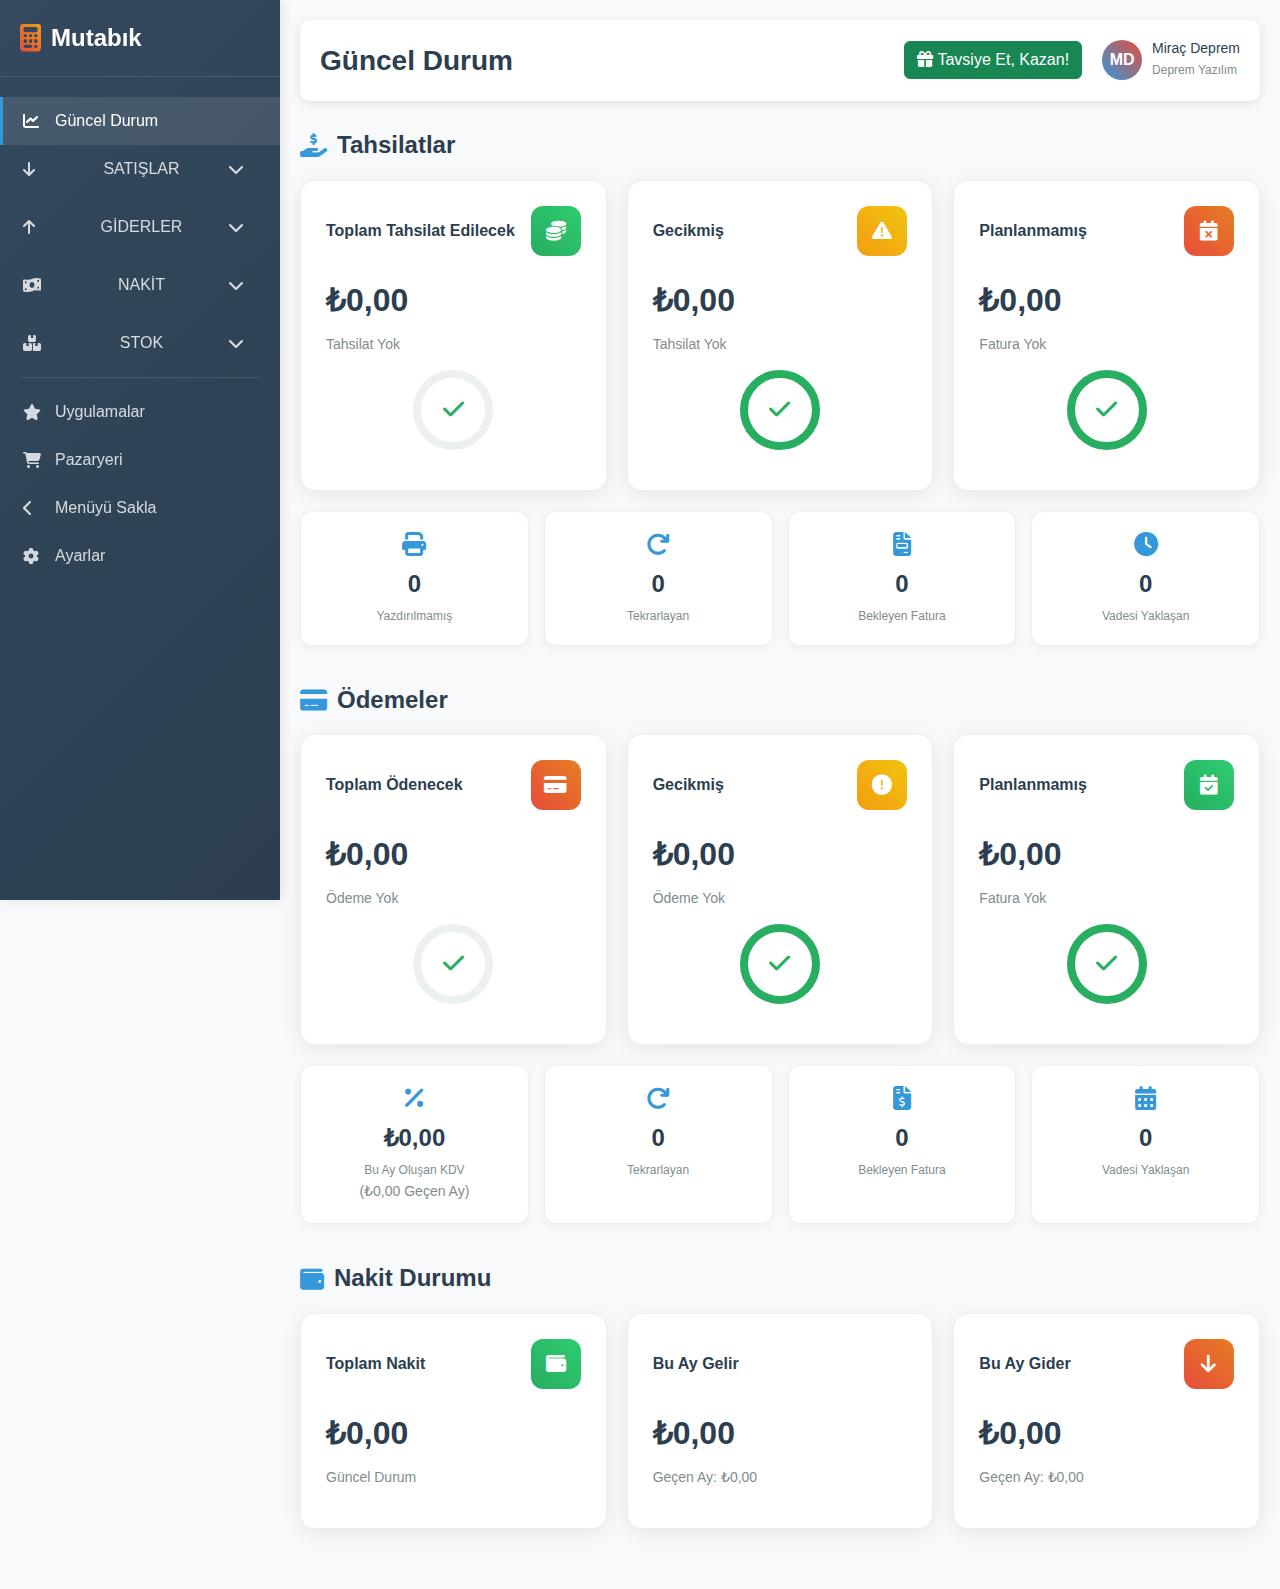
<file: dashboard/dashboard.html>
<!DOCTYPE html>
<html lang="tr">
<head>
    <meta charset="UTF-8">
    <meta name="viewport" content="width=device-width, initial-scale=1.0">
    <title>Mutabık - Ön Muhasebe Dashboard</title>
    <link href="https://cdn.jsdelivr.net/npm/bootstrap@5.3.0/dist/css/bootstrap.min.css" rel="stylesheet">
    <link href="https://cdnjs.cloudflare.com/ajax/libs/font-awesome/6.4.0/css/all.min.css" rel="stylesheet">
    <link rel="stylesheet" href="style2.css"> </head>
<body>
    <button class="sidebar-toggle" onclick="toggleSidebar()">
        <i class="fas fa-bars"></i>
    </button>

    <div class="sidebar" id="sidebar">
        <div class="sidebar-header">
            <div class="logo">
                <i class="fas fa-calculator"></i>
                Mutabık
            </div>
        </div>
        
        <div class="sidebar-menu">
            <a href="#" class="menu-item active">
                <i class="fas fa-chart-line"></i>
                Güncel Durum
            </a>
            
            <div class="menu-section">
                <div class="menu-item menu-toggle" data-target="sales-submenu">
                    <i class="fas fa-arrow-down"></i>
                    SATIŞLAR
                    <i class="fas fa-chevron-down toggle-icon"></i>
                </div>
                <div class="submenu" id="sales-submenu">
                    <a href="#" class="submenu-item">
                        <i class="fas fa-file-alt"></i>
                        Teklifler
                    </a>
                    <a href="#" class="submenu-item">
                        <i class="fas fa-file-invoice"></i>
                        Faturalar
                    </a>
                    <a href="#" class="submenu-item">
                        <i class="fas fa-users"></i>
                        Müşteriler
                    </a>
                    <a href="#" class="submenu-item">
                        <i class="fas fa-chart-bar"></i>
                        Satışlar Raporu
                    </a>
                    <a href="#" class="submenu-item">
                        <i class="fas fa-chart-bar"></i>
                        Tahsilatlar Raporu
                    </a>
                    <a href="#" class="submenu-item">
                        <i class="fas fa-chart-bar"></i>
                        Gelir Gider Raporu
                    </a>
                </div>
            </div>
            
            <div class="menu-section">
                <div class="menu-item menu-toggle" data-target="expenses-submenu">
                    <i class="fas fa-arrow-up"></i>
                    GİDERLER
                    <i class="fas fa-chevron-down toggle-icon"></i>
                </div>
                <div class="submenu" id="expenses-submenu">
                    <a href="#" class="submenu-item">
                        <i class="fas fa-file-alt"></i>
                        Gider Listesi
                    </a>
                    <a href="#" class="submenu-item">
                        <i class="fas fa-truck"></i>
                        Tedarikçiler
                    </a>
                    <a href="#" class="submenu-item">
                        <i class="fas fa-user-tie"></i>
                        Çalışanlar
                    </a>
                    <a href="#" class="submenu-item">
                        <i class="fas fa-chart-bar"></i>
                        Giderler Raporu
                    </a>
                    <a href="#" class="submenu-item">
                        <i class="fas fa-chart-bar"></i>
                        Ödemeler Raporu
                    </a>
                    <a href="#" class="submenu-item">
                        <i class="fas fa-chart-bar"></i>
                        KDV Raporu
                    </a>
                </div>
            </div>
            
            <div class="menu-section">
                <div class="menu-item menu-toggle" data-target="cash-submenu">
                    <i class="fas fa-money-bill-wave"></i>
                    NAKİT
                    <i class="fas fa-chevron-down toggle-icon"></i>
                </div>
                <div class="submenu" id="cash-submenu">
                    <a href="#" class="submenu-item">
                        <i class="fas fa-university"></i>
                        Kasa ve Bankalar
                    </a>
                    <a href="#" class="submenu-item">
                        <i class="fas fa-file-invoice-dollar"></i>
                        Çekler
                    </a>
                    <a href="#" class="submenu-item">
                        <i class="fas fa-chart-bar"></i>
                        Kasa / Banka Raporu
                    </a>
                    <a href="#" class="submenu-item">
                        <i class="fas fa-chart-bar"></i>
                        Nakit Akışı Raporu
                    </a>
                </div>
            </div>
            
            <div class="menu-section">
                <div class="menu-item menu-toggle" data-target="stock-submenu">
                    <i class="fas fa-boxes"></i>
                    STOK
                    <i class="fas fa-chevron-down toggle-icon"></i>
                </div>
                <div class="submenu" id="stock-submenu">
                    <a href="#" class="submenu-item">
                        <i class="fas fa-tags"></i>
                        Hizmet ve Ürünler
                    </a>
                    <a href="#" class="submenu-item">
                        <i class="fas fa-map-marker-alt"></i>
                        Depolar
                    </a>
                    <a href="#" class="submenu-item">
                        <i class="fas fa-exchange-alt"></i>
                        Depolar Arası Transfer
                    </a>
                    <a href="#" class="submenu-item">
                        <i class="fas fa-truck"></i>
                        Giden İrsaliyeler
                    </a>
                    <a href="#" class="submenu-item">
                        <i class="fas fa-truck fa-flip-horizontal"></i>
                        Gelen İrsaliyeler
                    </a>
                    <a href="#" class="submenu-item">
                        <i class="fas fa-list"></i>
                        Fiyat Listeleri
                    </a>
                </div>
            </div>
            

            
            <div class="menu-separator"></div>
            
            <a href="#" class="menu-item">
                <i class="fas fa-star"></i>
                Uygulamalar
            </a>
            
            <a href="#" class="menu-item">
                <i class="fas fa-shopping-cart"></i>
                Pazaryeri
            </a>
            
            <a href="#" class="menu-item">
                <i class="fas fa-chevron-left"></i>
                Menüyü Sakla
            </a>
            
            <a href="#" class="menu-item">
                <i class="fas fa-cog"></i>
                Ayarlar
            </a>
        </div>
    </div>

    <div class="main-content">
        <div class="top-header">
            <div class="header-left">
                <h1>Güncel Durum</h1>
            </div>
            
            <div class="header-right">
                <button class="btn btn-success">
                    <i class="fas fa-gift"></i>
                    Tavsiye Et, Kazan!
                </button>
                
                <div class="user-info">
                    <div class="user-avatar">
                        MD
                    </div>
                    <div class="user-details">
                        <h6>Miraç Deprem</h6>
                        <small>Deprem Yazılım</small>
                    </div>
                </div>
            </div>
        </div>

        <div class="financial-section">
            <h2 class="section-title">
                <i class="fas fa-hand-holding-usd"></i>
                Tahsilatlar
            </h2>
            
            <div class="cards-row">
                <div class="financial-card">
                    <div class="card-header">
                        <div class="card-title">Toplam Tahsilat Edilecek</div>
                        <div class="card-icon income">
                            <i class="fas fa-coins"></i>
                        </div>
                    </div>
                    <div class="card-amount">₺0,00</div>
                    <div class="card-status">Tahsilat Yok</div>
                    <div class="progress-ring">
                        <svg>
                            <circle class="bg" cx="40" cy="40" r="36"></circle>
                            <circle class="progress" cx="40" cy="40" r="36" style="stroke-dashoffset: 251.2;"></circle>
                        </svg>
                        <div class="status-icon">
                            <i class="fas fa-check"></i>
                        </div>
                    </div>
                </div>

                <div class="financial-card">
                    <div class="card-header">
                        <div class="card-title">Gecikmiş</div>
                        <div class="card-icon pending">
                            <i class="fas fa-exclamation-triangle"></i>
                        </div>
                    </div>
                    <div class="card-amount">₺0,00</div>
                    <div class="card-status">Tahsilat Yok</div>
                    <div class="progress-ring">
                        <svg>
                            <circle class="bg" cx="40" cy="40" r="36"></circle>
                            <circle class="progress" cx="40" cy="40" r="36" style="stroke-dashoffset: 0;"></circle>
                        </svg>
                        <div class="status-icon">
                            <i class="fas fa-check"></i>
                        </div>
                    </div>
                </div>

                <div class="financial-card">
                    <div class="card-header">
                        <div class="card-title">Planlanmamış</div>
                        <div class="card-icon expense">
                            <i class="fas fa-calendar-times"></i>
                        </div>
                    </div>
                    <div class="card-amount">₺0,00</div>
                    <div class="card-status">Fatura Yok</div>
                    <div class="progress-ring">
                        <svg>
                            <circle class="bg" cx="40" cy="40" r="36"></circle>
                            <circle class="progress" cx="40" cy="40" r="36" style="stroke-dashoffset: 0;"></circle>
                        </svg>
                        <div class="status-icon">
                            <i class="fas fa-check"></i>
                        </div>
                    </div>
                </div>
            </div>

            <div class="small-cards">
                <div class="small-card">
                    <i class="fas fa-print"></i>
                    <div class="number">0</div>
                    <div class="label">Yazdırılmamış</div>
                </div>
                
                <div class="small-card">
                    <i class="fas fa-redo"></i>
                    <div class="number">0</div>
                    <div class="label">Tekrarlayan</div>
                </div>
                
                <div class="small-card">
                    <i class="fas fa-file-invoice"></i>
                    <div class="number">0</div>
                    <div class="label">Bekleyen Fatura</div>
                </div>
                
                <div class="small-card">
                    <i class="fas fa-clock"></i>
                    <div class="number">0</div>
                    <div class="label">Vadesi Yaklaşan</div>
                </div>
            </div>
        </div>

        <div class="financial-section">
            <h2 class="section-title">
                <i class="fas fa-credit-card"></i>
                Ödemeler
            </h2>
            
            <div class="cards-row">
                <div class="financial-card">
                    <div class="card-header">
                        <div class="card-title">Toplam Ödenecek</div>
                        <div class="card-icon expense">
                            <i class="fas fa-credit-card"></i>
                        </div>
                    </div>
                    <div class="card-amount">₺0,00</div>
                    <div class="card-status">Ödeme Yok</div>
                    <div class="progress-ring">
                        <svg>
                            <circle class="bg" cx="40" cy="40" r="36"></circle>
                            <circle class="progress" cx="40" cy="40" r="36" style="stroke-dashoffset: 251.2;"></circle>
                        </svg>
                        <div class="status-icon">
                            <i class="fas fa-check"></i>
                        </div>
                    </div>
                </div>

                <div class="financial-card">
                    <div class="card-header">
                        <div class="card-title">Gecikmiş</div>
                        <div class="card-icon pending">
                            <i class="fas fa-exclamation-circle"></i>
                        </div>
                    </div>
                    <div class="card-amount">₺0,00</div>
                    <div class="card-status">Ödeme Yok</div>
                    <div class="progress-ring">
                        <svg>
                            <circle class="bg" cx="40" cy="40" r="36"></circle>
                            <circle class="progress" cx="40" cy="40" r="36" style="stroke-dashoffset: 0;"></circle>
                        </svg>
                        <div class="status-icon">
                            <i class="fas fa-check"></i>
                        </div>
                    </div>
                </div>

                <div class="financial-card">
                    <div class="card-header">
                        <div class="card-title">Planlanmamış</div>
                        <div class="card-icon income">
                            <i class="fas fa-calendar-check"></i>
                        </div>
                    </div>
                    <div class="card-amount">₺0,00</div>
                    <div class="card-status">Fatura Yok</div>
                    <div class="progress-ring">
                        <svg>
                            <circle class="bg" cx="40" cy="40" r="36"></circle>
                            <circle class="progress" cx="40" cy="40" r="36" style="stroke-dashoffset: 0;"></circle>
                        </svg>
                        <div class="status-icon">
                            <i class="fas fa-check"></i>
                        </div>
                    </div>
                </div>
            </div>

            <div class="small-cards">
                <div class="small-card">
                    <i class="fas fa-percentage"></i>
                    <div class="number">₺0,00</div>
                    <div class="label">Bu Ay Oluşan KDV</div>
                    <small style="color: var(--text-secondary);">(₺0,00 Geçen Ay)</small>
                </div>
                
                <div class="small-card">
                    <i class="fas fa-redo"></i>
                    <div class="number">0</div>
                    <div class="label">Tekrarlayan</div>
                </div>
                
                <div class="small-card">
                    <i class="fas fa-file-invoice-dollar"></i>
                    <div class="number">0</div>
                    <div class="label">Bekleyen Fatura</div>
                </div>
                
                <div class="small-card">
                    <i class="fas fa-calendar-alt"></i>
                    <div class="number">0</div>
                    <div class="label">Vadesi Yaklaşan</div>
                </div>
            </div>
        </div>

        <div class="financial-section">
            <h2 class="section-title">
                <i class="fas fa-wallet"></i>
                Nakit Durumu
            </h2>
            
            <div class="cards-row">
                <div class="financial-card">
                    <div class="card-header">
                        <div class="card-title">Toplam Nakit</div>
                        <div class="card-icon income">
                            <i class="fas fa-wallet"></i>
                        </div>
                    </div>
                    <div class="card-amount">₺0,00</div>
                    <div class="card-status">Güncel Durum</div>
                </div>

                <div class="financial-card">
                    <div class="card-header">
                        <div class="card-title">Bu Ay Gelir</div>
                        <div class="card-icon success">
                            <i class="fas fa-arrow-up"></i>
                        </div>
                    </div>
                    <div class="card-amount">₺0,00</div>
                    <div class="card-status">Geçen Ay: ₺0,00</div>
                </div>

                <div class="financial-card">
                    <div class="card-header">
                        <div class="card-title">Bu Ay Gider</div>
                        <div class="card-icon expense">
                            <i class="fas fa-arrow-down"></i>
                        </div>
                    </div>
                    <div class="card-amount">₺0,00</div>
                    <div class="card-status">Geçen Ay: ₺0,00</div>
                </div>
            </div>
        </div>
    </div>

    <script src="https://cdn.jsdelivr.net/npm/bootstrap@5.3.0/dist/js/bootstrap.bundle.min.js"></script>
    <script>
        // Sidebar toggle for mobile
        function toggleSidebar() {
            const sidebar = document.getElementById('sidebar');
            sidebar.classList.toggle('show');
        }

        // Close sidebar when clicking outside on mobile
        document.addEventListener('click', function(event) {
            const sidebar = document.getElementById('sidebar');
            const sidebarToggle = document.querySelector('.sidebar-toggle');
            
            if (window.innerWidth <= 768) {
                if (!sidebar.contains(event.target) && !sidebarToggle.contains(event.target)) {
                    sidebar.classList.remove('show');
                }
            }
        });

        // Menu item click handler
        document.querySelectorAll('.menu-item').forEach(item => {
            item.addEventListener('click', function(e) {
                e.preventDefault();
                
                // Remove active class from all menu items
                document.querySelectorAll('.menu-item').forEach(menuItem => {
                    menuItem.classList.remove('active');
                });
                
                // Add active class to clicked item
                this.classList.add('active');
                
                // Close sidebar on mobile after menu selection
                if (window.innerWidth <= 768) {
                    document.getElementById('sidebar').classList.remove('show');
                }
            });
        });

        // Submenu toggle handler
        document.querySelectorAll('.menu-toggle').forEach(toggle => {
            toggle.addEventListener('click', function(e) {
                e.preventDefault();
                const submenu = this.nextElementSibling;
                const toggleIcon = this.querySelector('.toggle-icon');

                // Toggle submenu visibility
                submenu.style.display = submenu.style.display === 'block' ? 'none' : 'block';

                // Toggle arrow icon
                toggleIcon.classList.toggle('fa-chevron-down');
                toggleIcon.classList.toggle('fa-chevron-up');
            });
        });

        // Animate progress rings on page load
        window.addEventListener('load', function() {
            const progressRings = document.querySelectorAll('.progress-ring .progress');
            progressRings.forEach(ring => {
                const currentOffset = ring.style.strokeDashoffset;
                ring.style.strokeDashoffset = '251.2';
                
                setTimeout(() => {
                    ring.style.strokeDashoffset = currentOffset;
                }, 500);
            });
        });
    </script>
</body>
</html>
</file>
<file: dashboard/style2.css>
:root {
    --primary-color: #2c3e50;
    --secondary-color: #3498db;
    --accent-color: #e74c3c;
    --success-color: #27ae60;
    --warning-color: #f39c12;
    --sidebar-bg: #34495e;
    --card-bg: #ffffff;
    --text-primary: #2c3e50;
    --text-secondary: #7f8c8d;
    --border-color: #ecf0f1;
}

body {
    font-family: 'Segoe UI', Tahoma, Geneva, Verdana, sans-serif;
    background-color: #f8f9fa;
    margin: 0;
    padding: 0;
}

/* Sidebar Styles */
.sidebar {
    width: 280px;
    height: 100vh;
    background: linear-gradient(135deg, var(--sidebar-bg) 0%, #2c3e50 100%);
    position: fixed;
    left: 0;
    top: 0;
    z-index: 1000;
    overflow-y: auto;
    box-shadow: 2px 0 10px rgba(0,0,0,0.1);
}

.sidebar-header {
    padding: 20px;
    border-bottom: 1px solid rgba(255,255,255,0.1);
}

.logo {
    display: flex;
    align-items: center;
    color: white;
    font-size: 24px;
    font-weight: bold;
}

.logo i {
    background: linear-gradient(45deg, #e74c3c, #f39c12);
    -webkit-background-clip: text;
    -webkit-text-fill-color: transparent;
    margin-right: 10px;
    font-size: 28px;
}

.sidebar-menu {
    padding: 20px 0;
}

.menu-item {
    display: flex;
    align-items: center;
    padding: 12px 20px;
    color: rgba(255,255,255,0.8);
    text-decoration: none;
    transition: all 0.3s ease;
    border-left: 3px solid transparent;
}

.menu-item:hover, .menu-item.active {
    background-color: rgba(255,255,255,0.1);
    color: white;
    border-left-color: var(--secondary-color);
}

.menu-item i {
    width: 20px;
    margin-right: 12px;
    font-size: 16px;
}

.menu-item .badge {
    margin-left: auto;
    background-color: var(--accent-color);
    font-size: 10px;
}

.menu-separator {
    height: 1px;
    background-color: rgba(255,255,255,0.1);
    margin: 10px 20px;
}

/* Main Content */
.main-content {
    margin-left: 280px;
    padding: 20px;
    min-height: 100vh;
}

/* Top Header */
.top-header {
    background: white;
    padding: 20px;
    border-radius: 10px;
    box-shadow: 0 2px 10px rgba(0,0,0,0.1);
    margin-bottom: 30px;
    display: flex;
    justify-content: space-between;
    align-items: center;
}

.header-left h1 {
    margin: 0;
    color: var(--text-primary);
    font-size: 28px;
    font-weight: 600;
}

.trial-info {
    color: var(--text-secondary);
    font-size: 14px;
    margin-top: 5px;
}

.header-right {
    display: flex;
    align-items: center;
    gap: 20px;
}

.user-info {
    display: flex;
    align-items: center;
    gap: 10px;
}

.user-avatar {
    width: 40px;
    height: 40px;
    border-radius: 50%;
    background: linear-gradient(45deg, var(--secondary-color), var(--accent-color));
    display: flex;
    align-items: center;
    justify-content: center;
    color: white;
    font-weight: bold;
}

.user-details h6 {
    margin: 0;
    color: var(--text-primary);
    font-size: 14px;
}

.user-details small {
    color: var(--text-secondary);
    font-size: 12px;
}

/* Financial Cards */
.financial-section {
    margin-bottom: 40px;
}

.section-title {
    font-size: 24px;
    font-weight: 600;
    color: var(--text-primary);
    margin-bottom: 20px;
    display: flex;
    align-items: center;
}

.section-title i {
    margin-right: 10px;
    color: var(--secondary-color);
}

.cards-row {
    display: grid;
    grid-template-columns: repeat(auto-fit, minmax(300px, 1fr));
    gap: 20px;
    margin-bottom: 20px;
}

.financial-card {
    background: white;
    border-radius: 15px;
    padding: 25px;
    box-shadow: 0 4px 20px rgba(0,0,0,0.08);
    transition: transform 0.3s ease, box-shadow 0.3s ease;
    border: 1px solid var(--border-color);
}

.financial-card:hover {
    transform: translateY(-5px);
    box-shadow: 0 8px 30px rgba(0,0,0,0.12);
}

.card-header {
    display: flex;
    justify-content: space-between;
    align-items: center;
    margin-bottom: 20px;
}

.card-title {
    font-size: 16px;
    font-weight: 600;
    color: var(--text-primary);
}

.card-icon {
    width: 50px;
    height: 50px;
    border-radius: 12px;
    display: flex;
    align-items: center;
    justify-content: center;
    font-size: 20px;
    color: white;
}

.card-icon.income {
    background: linear-gradient(45deg, var(--success-color), #2ecc71);
}

.card-icon.expense {
    background: linear-gradient(45deg, var(--accent-color), #e67e22);
}

.card-icon.pending {
    background: linear-gradient(45deg, var(--warning-color), #f1c40f);
}

.card-amount {
    font-size: 32px;
    font-weight: 700;
    color: var(--text-primary);
    margin-bottom: 10px;
}

.card-status {
    font-size: 14px;
    color: var(--text-secondary);
    margin-bottom: 15px;
}

.progress-ring {
    width: 80px;
    height: 80px;
    margin: 0 auto 15px;
    position: relative;
}

.progress-ring svg {
    width: 100%;
    height: 100%;
    transform: rotate(-90deg);
}

.progress-ring circle {
    fill: none;
    stroke-width: 8;
    stroke-linecap: round;
}

.progress-ring .bg {
    stroke: #ecf0f1;
}

.progress-ring .progress {
    stroke: var(--success-color);
    stroke-dasharray: 251.2;
    stroke-dashoffset: 251.2;
    transition: stroke-dashoffset 0.5s ease;
}

.status-icon {
    position: absolute;
    top: 50%;
    left: 50%;
    transform: translate(-50%, -50%);
    font-size: 24px;
    color: var(--success-color);
}

/* Small Cards */
.small-cards {
    display: grid;
    grid-template-columns: repeat(auto-fit, minmax(200px, 1fr));
    gap: 15px;
}

.small-card {
    background: white;
    border-radius: 12px;
    padding: 20px;
    box-shadow: 0 2px 10px rgba(0,0,0,0.05);
    border: 1px solid var(--border-color);
    text-align: center;
    transition: transform 0.3s ease;
}

.small-card:hover {
    transform: translateY(-3px);
}

.small-card i {
    font-size: 24px;
    color: var(--secondary-color);
    margin-bottom: 10px;
}

.small-card .number {
    font-size: 24px;
    font-weight: 700;
    color: var(--text-primary);
    margin-bottom: 5px;
}

.small-card .label {
    font-size: 12px;
    color: var(--text-secondary);
}

/* Responsive */
@media (max-width: 768px) {
    .sidebar {
        transform: translateX(-100%);
        transition: transform 0.3s ease;
    }

    .sidebar.show {
        transform: translateX(0);
    }

    .main-content {
        margin-left: 0;
    }

    .cards-row {
        grid-template-columns: 1fr;
    }

    .small-cards {
        grid-template-columns: repeat(2, 1fr);
    }

    .submenu {
        padding-left: 15px;
    }

    .submenu-item {
        padding: 8px 15px;
        font-size: 13px;
    }
}

/* Toggle Button */
.sidebar-toggle {
    display: none;
    position: fixed;
    top: 20px;
    left: 20px;
    z-index: 1001;
    background: var(--primary-color);
    border: none;
    color: white;
    padding: 10px;
    border-radius: 5px;
    cursor: pointer;
}

@media (max-width: 768px) {
    .sidebar-toggle {
        display: block;
    }
}

/* Submenu Styles */
.menu-section {
    margin-bottom: 10px;
}

.menu-toggle {
    display: flex;
    align-items: center;
    justify-content: space-between;
    padding: 12px 20px;
    color: rgba(255,255,255,0.8);
    text-decoration: none;
    transition: all 0.3s ease;
    border-left: 3px solid transparent;
}

.menu-toggle:hover {
    background-color: rgba(255,255,255,0.05);
    color: white;
    border-left-color: var(--secondary-color);
}

.menu-toggle.active {
    background-color: rgba(255,255,255,0.1);
    color: white;
    border-left-color: var(--secondary-color);
}

.menu-toggle .toggle-icon {
    transition: transform 0.3s ease;
}

.menu-toggle.active .toggle-icon {
    transform: rotate(180deg);
}

.submenu {
    display: none;
    padding-left: 20px;
    border-left: 1px solid rgba(255,255,255,0.1);
}

.submenu-item {
    display: flex;
    align-items: center;
    padding: 10px 20px;
    color: rgba(255,255,255,0.6);
    text-decoration: none;
    transition: all 0.3s ease;
}

.submenu-item:hover {
    background-color: rgba(255,255,255,0.05);
    color: white;
    border-left: 3px solid var(--secondary-color);
}

.submenu-item.active {
    background-color: rgba(255,255,255,0.1);
    color: white;
    border-left: 3px solid var(--secondary-color);
}

.submenu-item i {
    width: 20px;
    margin-right: 12px;
    font-size: 14px;
}
</file>
